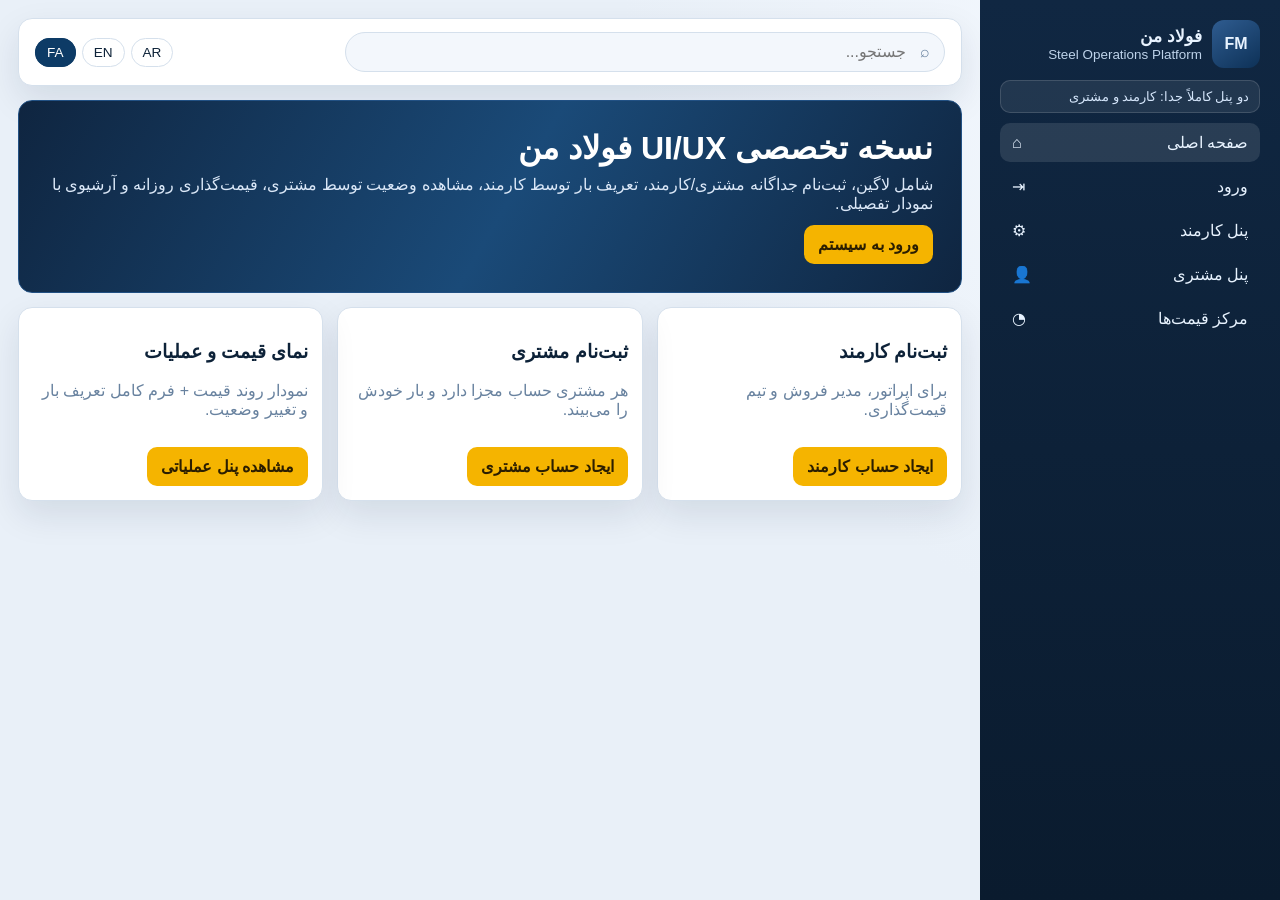
<file: index.html>
<!doctype html>
<html lang="fa" dir="rtl">
<head><meta charset="UTF-8"><meta name="viewport" content="width=device-width,initial-scale=1"><title>فولاد من | پلتفرم B2B فولاد</title><link rel="stylesheet" href="assets/styles.css"></head>
<body>
<div class="layout">
  <aside class="sidebar">
    <div class="brand"><div class="brand-logo">FM</div><div><h1>فولاد من</h1><p>Steel Operations Platform</p></div></div>
    <div class="user-badge">دو پنل کاملاً جدا: کارمند و مشتری</div>
    <a class="nav-link active" href="index.html">صفحه اصلی <span>⌂</span></a>
    <a class="nav-link" href="login.html">ورود <span>⇥</span></a>
    <a class="nav-link" href="pages/admin.html">پنل کارمند <span>⚙</span></a>
    <a class="nav-link" href="pages/customer.html">پنل مشتری <span>👤</span></a>
    <a class="nav-link" href="pages/pricing.html">مرکز قیمت‌ها <span>◔</span></a>
  </aside>
  <main class="main">
    <div class="topbar"><div class="search"><button>⌕</button><input placeholder="جستجو..."></div><div class="langs"><span class="active">FA</span><span>EN</span><span>AR</span></div></div>
    <section class="hero"><h2>نسخه تخصصی UI/UX فولاد من</h2><p>شامل لاگین، ثبت‌نام جداگانه مشتری/کارمند، تعریف بار توسط کارمند، مشاهده وضعیت توسط مشتری، قیمت‌گذاری روزانه و آرشیوی با نمودار تفصیلی.</p><a class="btn" href="login.html">ورود به سیستم</a></section>
    <div class="grid cols-3" style="margin-top:14px;">
      <div class="card"><h3>ثبت‌نام کارمند</h3><p class="muted">برای اپراتور، مدیر فروش و تیم قیمت‌گذاری.</p><a class="btn" href="register-employee.html">ایجاد حساب کارمند</a></div>
      <div class="card"><h3>ثبت‌نام مشتری</h3><p class="muted">هر مشتری حساب مجزا دارد و بار خودش را می‌بیند.</p><a class="btn" href="register-customer.html">ایجاد حساب مشتری</a></div>
      <div class="card"><h3>نمای قیمت و عملیات</h3><p class="muted">نمودار روند قیمت + فرم کامل تعریف بار و تغییر وضعیت.</p><a class="btn" href="pages/admin.html">مشاهده پنل عملیاتی</a></div>
    </div>
  </main>
</div>
</body>
</html>
</file>
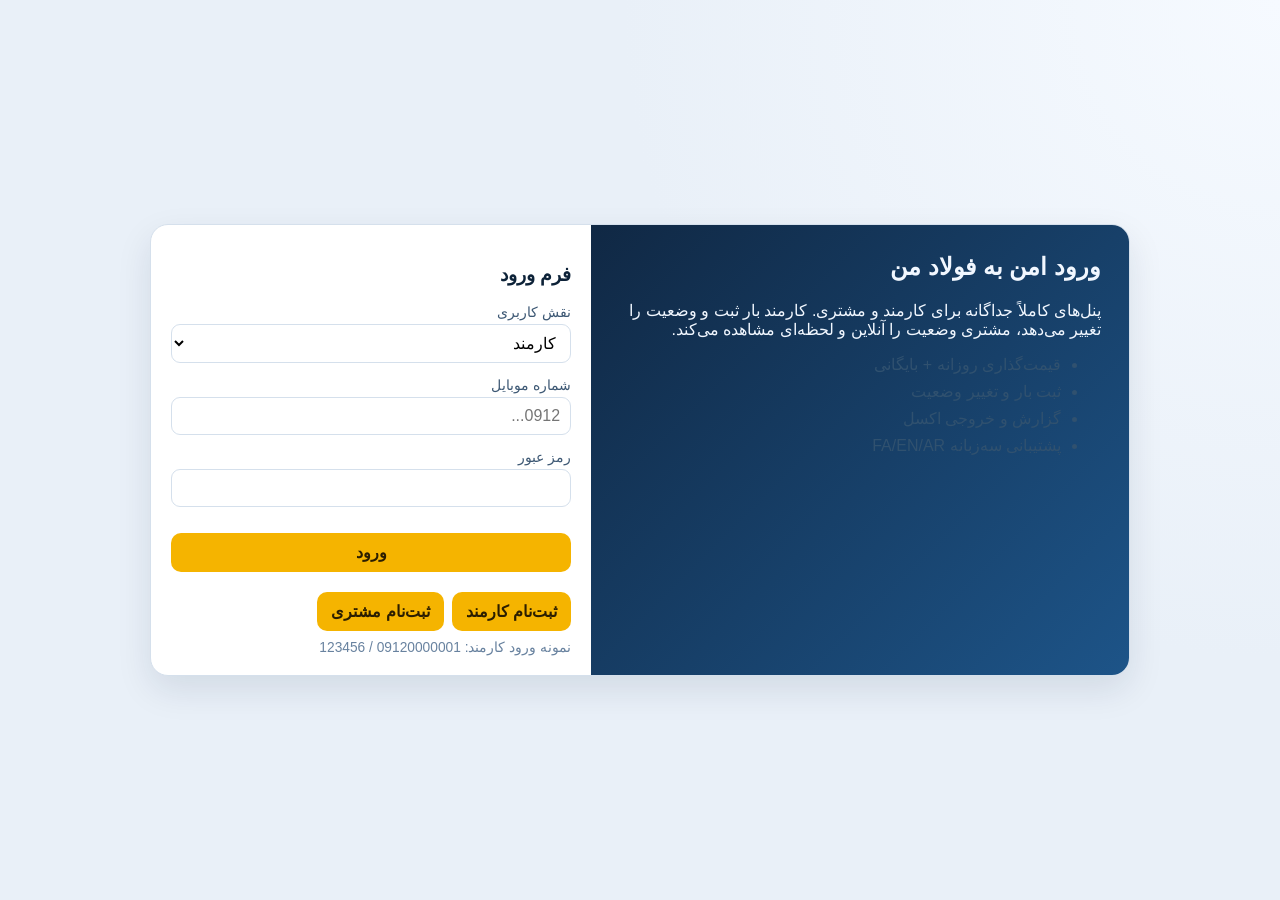
<file: login.html>
<!doctype html>
<html lang="fa" dir="rtl">
<head>
  <meta charset="UTF-8"><meta name="viewport" content="width=device-width,initial-scale=1">
  <title>ورود | فولاد من</title>
  <link rel="stylesheet" href="assets/styles.css">
</head>
<body data-page="login">
  <div class="auth-wrap">
    <div class="auth-card">
      <div class="auth-visual">
        <h2>ورود امن به فولاد من</h2>
        <p>پنل‌های کاملاً جداگانه برای کارمند و مشتری. کارمند بار ثبت و وضعیت را تغییر می‌دهد، مشتری وضعیت را آنلاین و لحظه‌ای مشاهده می‌کند.</p>
        <ul class="timeline"><li>قیمت‌گذاری روزانه + بایگانی</li><li>ثبت بار و تغییر وضعیت</li><li>گزارش و خروجی اکسل</li><li>پشتیبانی سه‌زبانه FA/EN/AR</li></ul>
      </div>
      <div class="auth-form">
        <h3>فرم ورود</h3>
        <form id="loginForm" class="grid">
          <div class="field"><label>نقش کاربری</label><select name="role"><option value="employee">کارمند</option><option value="customer">مشتری</option></select></div>
          <div class="field"><label>شماره موبایل</label><input name="phone" placeholder="0912..." required></div>
          <div class="field"><label>رمز عبور</label><input name="password" type="password" required></div>
          <button class="btn" type="submit">ورود</button>
        </form>
        <div class="actions" style="margin-top:8px;">
          <a class="btn" href="register-employee.html">ثبت‌نام کارمند</a>
          <a class="btn" href="register-customer.html">ثبت‌نام مشتری</a>
        </div>
        <div id="toast" class="note">نمونه ورود کارمند: 09120000001 / 123456</div>
      </div>
    </div>
  </div>
<script src="assets/app.js"></script>
</body>
</html>
</file>
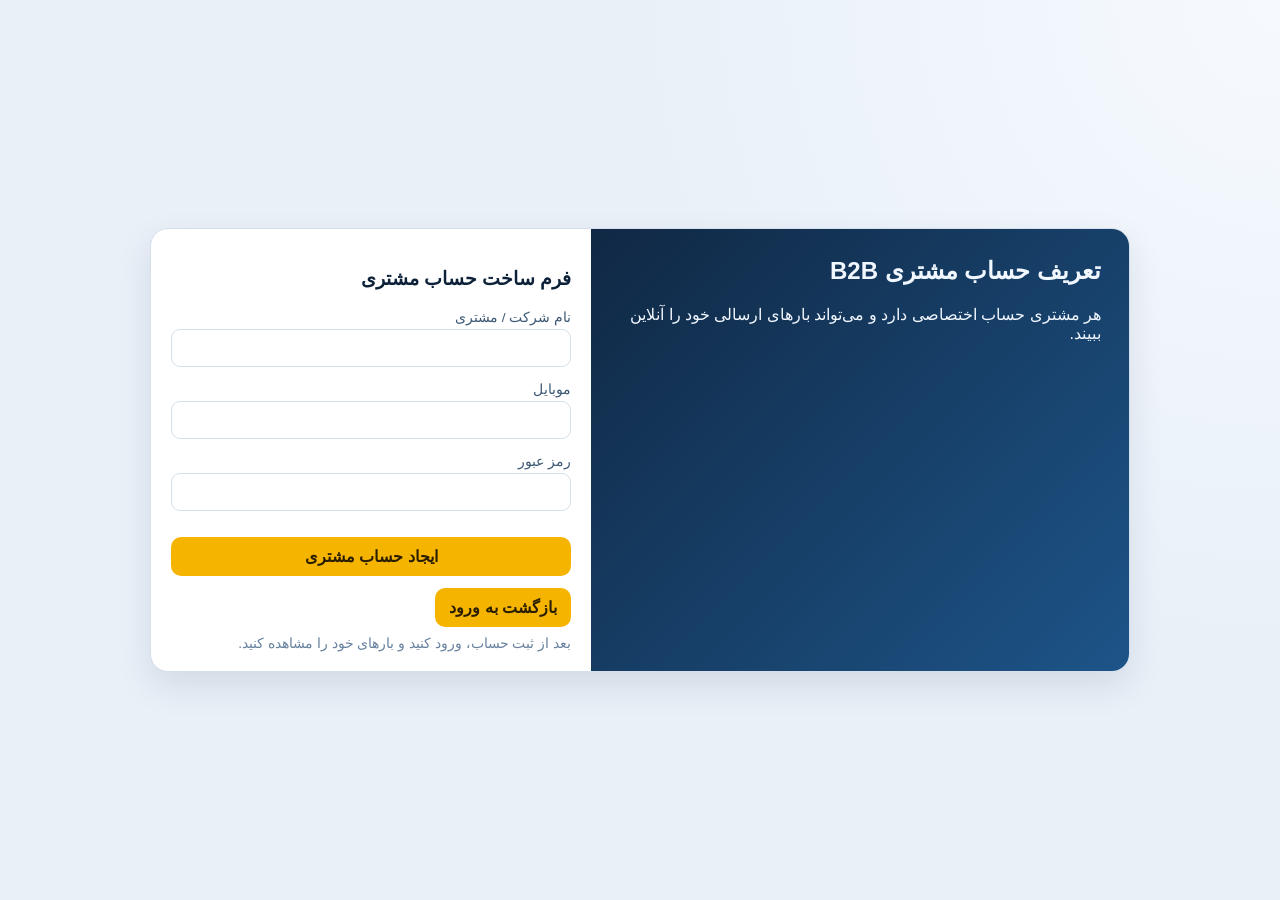
<file: register-customer.html>
<!doctype html>
<html lang="fa" dir="rtl">
<head><meta charset="UTF-8"><meta name="viewport" content="width=device-width,initial-scale=1"><title>ثبت حساب مشتری | فولاد من</title><link rel="stylesheet" href="assets/styles.css"></head>
<body data-page="register">
  <div class="auth-wrap">
    <div class="auth-card">
      <div class="auth-visual">
        <h2>تعریف حساب مشتری B2B</h2>
        <p>هر مشتری حساب اختصاصی دارد و می‌تواند بارهای ارسالی خود را آنلاین ببیند.</p>
      </div>
      <div class="auth-form">
        <h3>فرم ساخت حساب مشتری</h3>
        <form id="registerForm" class="grid">
          <input type="hidden" name="role" value="customer">
          <div class="field"><label>نام شرکت / مشتری</label><input name="name" required></div>
          <div class="field"><label>موبایل</label><input name="phone" required></div>
          <div class="field"><label>رمز عبور</label><input name="password" type="password" required></div>
          <button class="btn" type="submit">ایجاد حساب مشتری</button>
        </form>
        <a class="btn" href="login.html">بازگشت به ورود</a>
        <div id="toast" class="note">بعد از ثبت حساب، ورود کنید و بارهای خود را مشاهده کنید.</div>
      </div>
    </div>
  </div>
<script src="assets/app.js"></script>
</body>
</html>
</file>
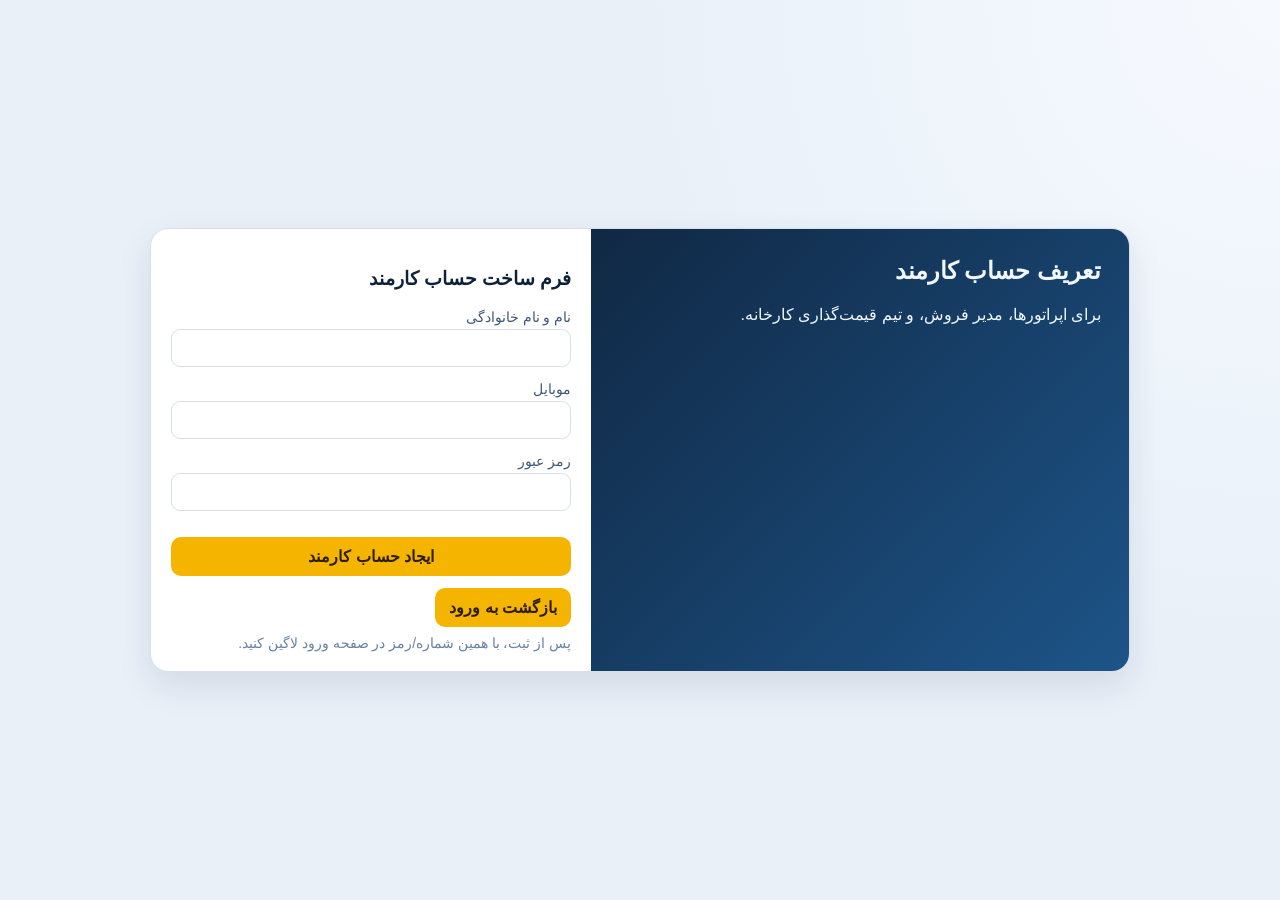
<file: register-employee.html>
<!doctype html>
<html lang="fa" dir="rtl">
<head><meta charset="UTF-8"><meta name="viewport" content="width=device-width,initial-scale=1"><title>ثبت حساب کارمند | فولاد من</title><link rel="stylesheet" href="assets/styles.css"></head>
<body data-page="register">
  <div class="auth-wrap">
    <div class="auth-card">
      <div class="auth-visual">
        <h2>تعریف حساب کارمند</h2>
        <p>برای اپراتورها، مدیر فروش، و تیم قیمت‌گذاری کارخانه.</p>
      </div>
      <div class="auth-form">
        <h3>فرم ساخت حساب کارمند</h3>
        <form id="registerForm" class="grid">
          <input type="hidden" name="role" value="employee">
          <div class="field"><label>نام و نام خانوادگی</label><input name="name" required></div>
          <div class="field"><label>موبایل</label><input name="phone" required></div>
          <div class="field"><label>رمز عبور</label><input name="password" type="password" required></div>
          <button class="btn" type="submit">ایجاد حساب کارمند</button>
        </form>
        <a class="btn" href="login.html">بازگشت به ورود</a>
        <div id="toast" class="note">پس از ثبت، با همین شماره/رمز در صفحه ورود لاگین کنید.</div>
      </div>
    </div>
  </div>
<script src="assets/app.js"></script>
</body>
</html>
</file>
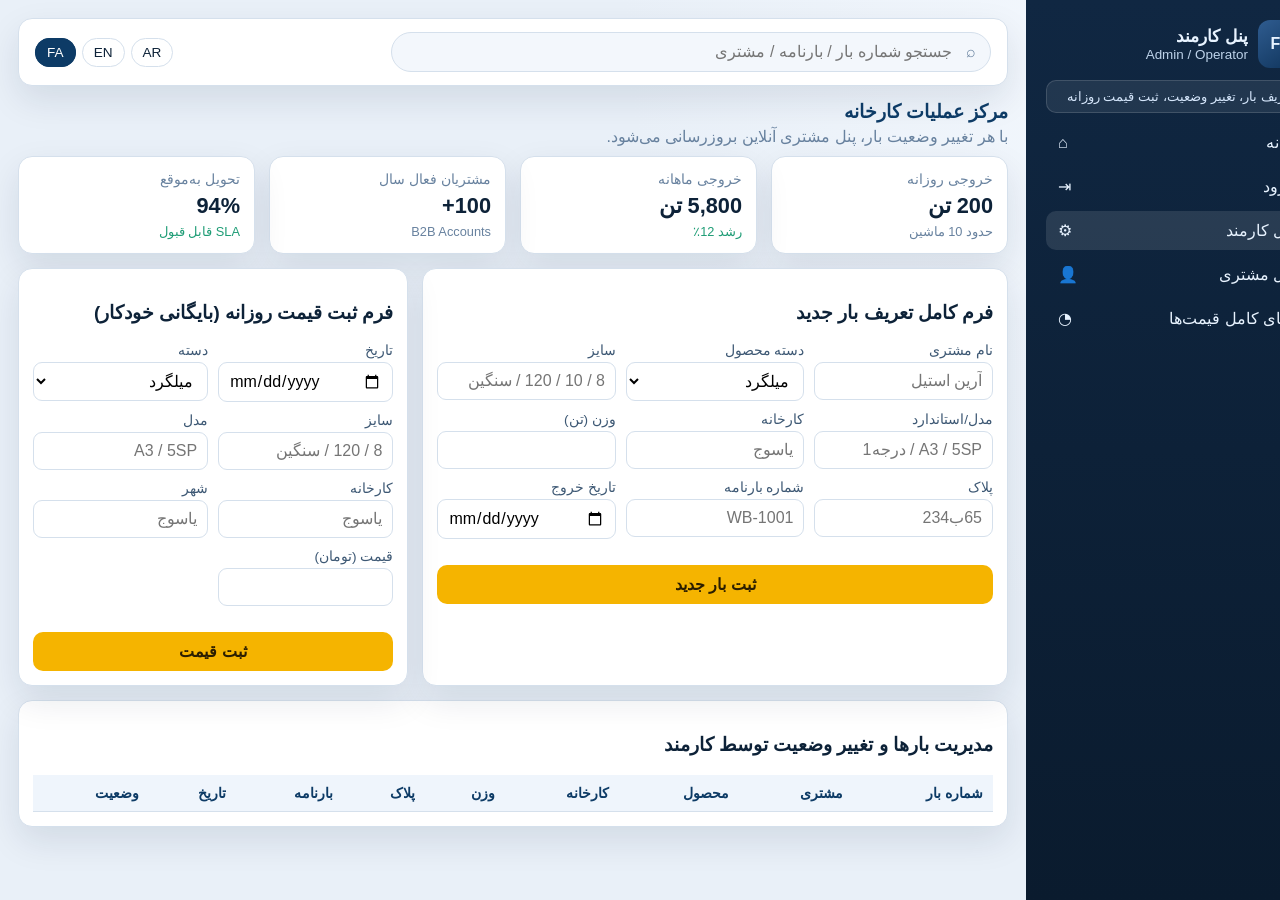
<file: pages/admin.html>
<!doctype html>
<html lang="fa" dir="rtl">
<head><meta charset="UTF-8"><meta name="viewport" content="width=device-width,initial-scale=1"><title>پنل کارمند | فولاد من</title><link rel="stylesheet" href="../assets/styles.css"></head>
<body data-page="admin">
<div class="layout">
  <aside class="sidebar">
    <div class="brand"><div class="brand-logo">FM</div><div><h1>پنل کارمند</h1><p>Admin / Operator</p></div></div>
    <div class="user-badge">تعریف بار، تغییر وضعیت، ثبت قیمت روزانه</div>
    <a class="nav-link" href="../index.html">خانه <span>⌂</span></a>
    <a class="nav-link" href="../login.html">ورود <span>⇥</span></a>
    <a class="nav-link active" href="admin.html">پنل کارمند <span>⚙</span></a>
    <a class="nav-link" href="customer.html">پنل مشتری <span>👤</span></a>
    <a class="nav-link" href="pricing.html">نمای کامل قیمت‌ها <span>◔</span></a>
  </aside>
  <main class="main">
    <div class="topbar"><div class="search"><button>⌕</button><input placeholder="جستجو شماره بار / بارنامه / مشتری"></div><div class="langs"><span class="active">FA</span><span>EN</span><span>AR</span></div></div>
    <div class="section-head"><h3>مرکز عملیات کارخانه</h3><p id="toast">با هر تغییر وضعیت بار، پنل مشتری آنلاین بروزرسانی می‌شود.</p></div>

    <div class="grid kpis">
      <div class="card kpi"><div class="label">خروجی روزانه</div><div class="value">200 تن</div><div class="hint muted">حدود 10 ماشین</div></div>
      <div class="card kpi"><div class="label">خروجی ماهانه</div><div class="value">5,800 تن</div><div class="hint pos">رشد 12٪</div></div>
      <div class="card kpi"><div class="label">مشتریان فعال سال</div><div class="value">100+</div><div class="hint muted">B2B Accounts</div></div>
      <div class="card kpi"><div class="label">تحویل به‌موقع</div><div class="value">94%</div><div class="hint pos">SLA قابل قبول</div></div>
    </div>

    <div class="grid cols-2" style="margin-top:14px;">
      <div class="card">
        <h3>فرم کامل تعریف بار جدید</h3>
        <form id="shipmentForm" class="grid">
          <div class="form-grid">
            <div class="field"><label>نام مشتری</label><input name="customer" placeholder="آرین استیل" required></div>
            <div class="field"><label>دسته محصول</label><select name="category"><option>میلگرد</option><option>شمش</option><option>ضایعات</option></select></div>
            <div class="field"><label>سایز</label><input name="size" placeholder="8 / 10 / 120 / سنگین" required></div>
            <div class="field"><label>مدل/استاندارد</label><input name="model" placeholder="A3 / 5SP / درجه1" required></div>
            <div class="field"><label>کارخانه</label><input name="factory" placeholder="یاسوج" required></div>
            <div class="field"><label>وزن (تن)</label><input name="weight" type="number" step="0.1" required></div>
            <div class="field"><label>پلاک</label><input name="plate" placeholder="65ب234" required></div>
            <div class="field"><label>شماره بارنامه</label><input name="waybill" placeholder="WB-1001" required></div>
            <div class="field"><label>تاریخ خروج</label><input name="date" type="date" required></div>
          </div>
          <button class="btn" type="submit">ثبت بار جدید</button>
        </form>
      </div>
      <div class="card">
        <h3>فرم ثبت قیمت روزانه (بایگانی خودکار)</h3>
        <form id="priceForm" class="grid">
          <div class="form-grid-2">
            <div class="field"><label>تاریخ</label><input name="date" type="date" required></div>
            <div class="field"><label>دسته</label><select name="category"><option>میلگرد</option><option>شمش</option><option>ضایعات</option></select></div>
            <div class="field"><label>سایز</label><input name="size" placeholder="8 / 120 / سنگین" required></div>
            <div class="field"><label>مدل</label><input name="model" placeholder="A3 / 5SP" required></div>
            <div class="field"><label>کارخانه</label><input name="factory" placeholder="یاسوج" required></div>
            <div class="field"><label>شهر</label><input name="city" placeholder="یاسوج" required></div>
            <div class="field"><label>قیمت (تومان)</label><input name="price" type="number" required></div>
          </div>
          <button class="btn" type="submit">ثبت قیمت</button>
        </form>
      </div>
    </div>

    <div class="card" style="margin-top:14px;">
      <h3>مدیریت بارها و تغییر وضعیت توسط کارمند</h3>
      <div class="table-wrap"><table><thead><tr><th>شماره بار</th><th>مشتری</th><th>محصول</th><th>کارخانه</th><th>وزن</th><th>پلاک</th><th>بارنامه</th><th>تاریخ</th><th>وضعیت</th></tr></thead><tbody id="adminShipments"></tbody></table></div>
    </div>
  </main>
</div>
<script src="../assets/app.js"></script>
</body>
</html>
</file>
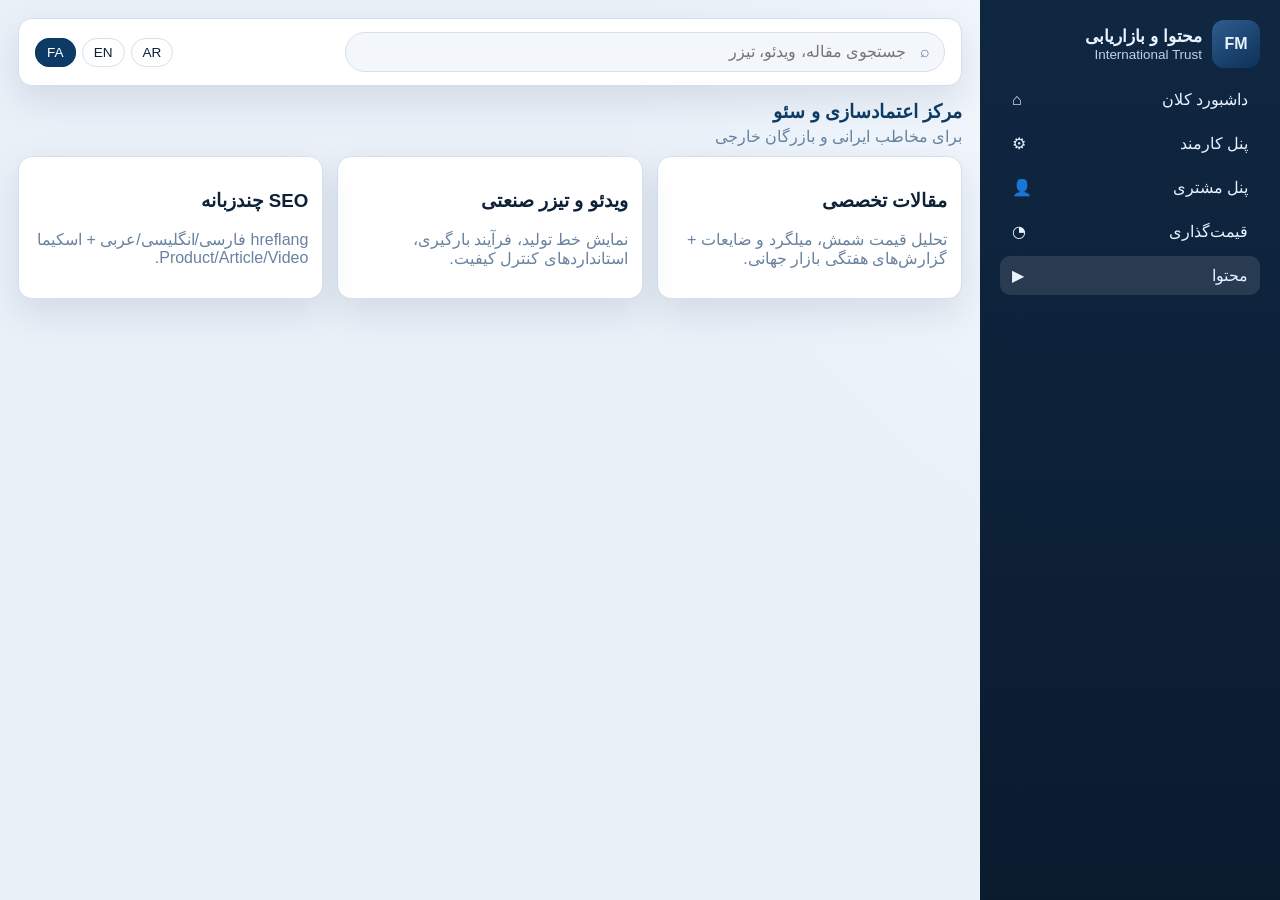
<file: pages/content.html>
<!doctype html>
<html lang="fa" dir="rtl">
<head><meta charset="UTF-8"><meta name="viewport" content="width=device-width,initial-scale=1"><title>محتوا | فولاد من</title><link rel="stylesheet" href="../assets/styles.css"></head>
<body data-page="content">
<div class="layout">
  <aside class="sidebar">
    <div class="brand"><div class="brand-logo">FM</div><div><h1>محتوا و بازاریابی</h1><p>International Trust</p></div></div>
    <a class="nav-link" href="../index.html">داشبورد کلان <span>⌂</span></a>
    <a class="nav-link" href="admin.html">پنل کارمند <span>⚙</span></a>
    <a class="nav-link" href="customer.html">پنل مشتری <span>👤</span></a>
    <a class="nav-link" href="pricing.html">قیمت‌گذاری <span>◔</span></a>
    <a class="nav-link active" href="content.html">محتوا <span>▶</span></a>
  </aside>
  <main class="main">
    <div class="topbar"><div class="search"><button>⌕</button><input placeholder="جستجوی مقاله، ویدئو، تیزر"></div><div class="langs"><span class="active">FA</span><span>EN</span><span>AR</span></div></div>
    <div class="section-head"><h3>مرکز اعتمادسازی و سئو</h3><p>برای مخاطب ایرانی و بازرگان خارجی</p></div>
    <div class="grid cols-3">
      <div class="card"><h3>مقالات تخصصی</h3><p class="muted">تحلیل قیمت شمش، میلگرد و ضایعات + گزارش‌های هفتگی بازار جهانی.</p></div>
      <div class="card"><h3>ویدئو و تیزر صنعتی</h3><p class="muted">نمایش خط تولید، فرآیند بارگیری، استانداردهای کنترل کیفیت.</p></div>
      <div class="card"><h3>SEO چندزبانه</h3><p class="muted">hreflang فارسی/انگلیسی/عربی + اسکیما Product/Article/Video.</p></div>
    </div>
  </main>
</div>
</body>
</html>
</file>
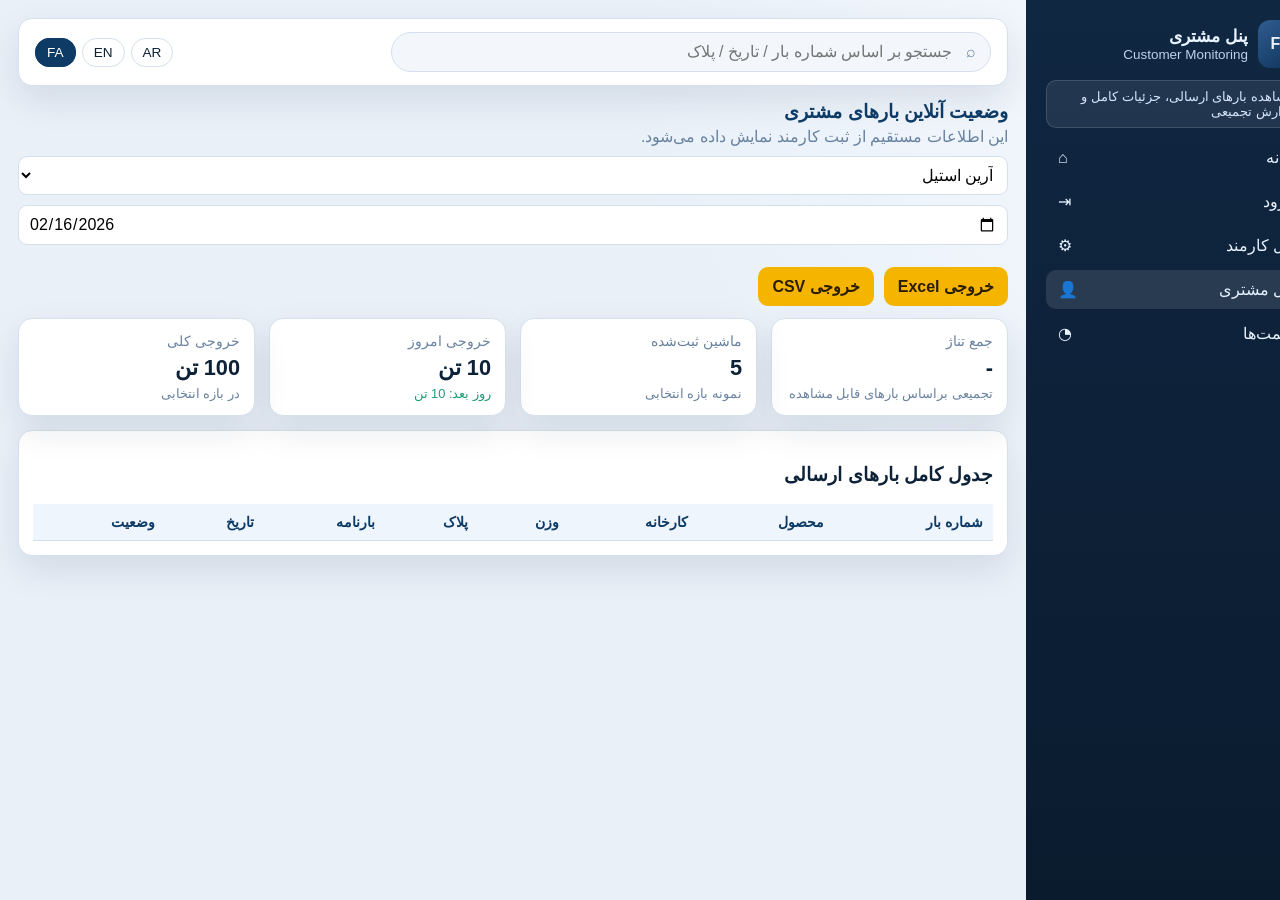
<file: pages/customer.html>
<!doctype html>
<html lang="fa" dir="rtl">
<head><meta charset="UTF-8"><meta name="viewport" content="width=device-width,initial-scale=1"><title>پنل مشتری | فولاد من</title><link rel="stylesheet" href="../assets/styles.css"></head>
<body data-page="customer">
<div class="layout">
  <aside class="sidebar">
    <div class="brand"><div class="brand-logo">FM</div><div><h1>پنل مشتری</h1><p>Customer Monitoring</p></div></div>
    <div class="user-badge">مشاهده بارهای ارسالی، جزئیات کامل و گزارش تجمیعی</div>
    <a class="nav-link" href="../index.html">خانه <span>⌂</span></a>
    <a class="nav-link" href="../login.html">ورود <span>⇥</span></a>
    <a class="nav-link" href="admin.html">پنل کارمند <span>⚙</span></a>
    <a class="nav-link active" href="customer.html">پنل مشتری <span>👤</span></a>
    <a class="nav-link" href="pricing.html">قیمت‌ها <span>◔</span></a>
  </aside>
  <main class="main">
    <div class="topbar"><div class="search"><button>⌕</button><input placeholder="جستجو بر اساس شماره بار / تاریخ / پلاک"></div><div class="langs"><span class="active">FA</span><span>EN</span><span>AR</span></div></div>
    <div class="section-head"><h3>وضعیت آنلاین بارهای مشتری</h3><p>این اطلاعات مستقیم از ثبت کارمند نمایش داده می‌شود.</p></div>
    <div class="toolbar">
      <select id="customerName"><option>آرین استیل</option><option>پارس متال</option><option>تجارت شرق</option></select>
      <input type="date" value="2026-02-16">
      <button class="btn" type="button">خروجی Excel</button>
      <button class="btn" type="button">خروجی CSV</button>
    </div>
    <div class="grid kpis" style="margin-top:12px;">
      <div class="card kpi"><div class="label">جمع تناژ</div><div id="totalWeight" class="value">-</div><div class="hint muted">تجمیعی براساس بارهای قابل مشاهده</div></div>
      <div class="card kpi"><div class="label">ماشین ثبت‌شده</div><div class="value">5</div><div class="hint muted">نمونه بازه انتخابی</div></div>
      <div class="card kpi"><div class="label">خروجی امروز</div><div class="value">10 تن</div><div class="hint pos">روز بعد: 10 تن</div></div>
      <div class="card kpi"><div class="label">خروجی کلی</div><div class="value">100 تن</div><div class="hint muted">در بازه انتخابی</div></div>
    </div>

    <div class="card" style="margin-top:14px;">
      <h3>جدول کامل بارهای ارسالی</h3>
      <div class="table-wrap"><table><thead><tr><th>شماره بار</th><th>محصول</th><th>کارخانه</th><th>وزن</th><th>پلاک</th><th>بارنامه</th><th>تاریخ</th><th>وضعیت</th></tr></thead><tbody id="customerShipments"></tbody></table></div>
    </div>
  </main>
</div>
<script src="../assets/app.js"></script>
</body>
</html>
</file>
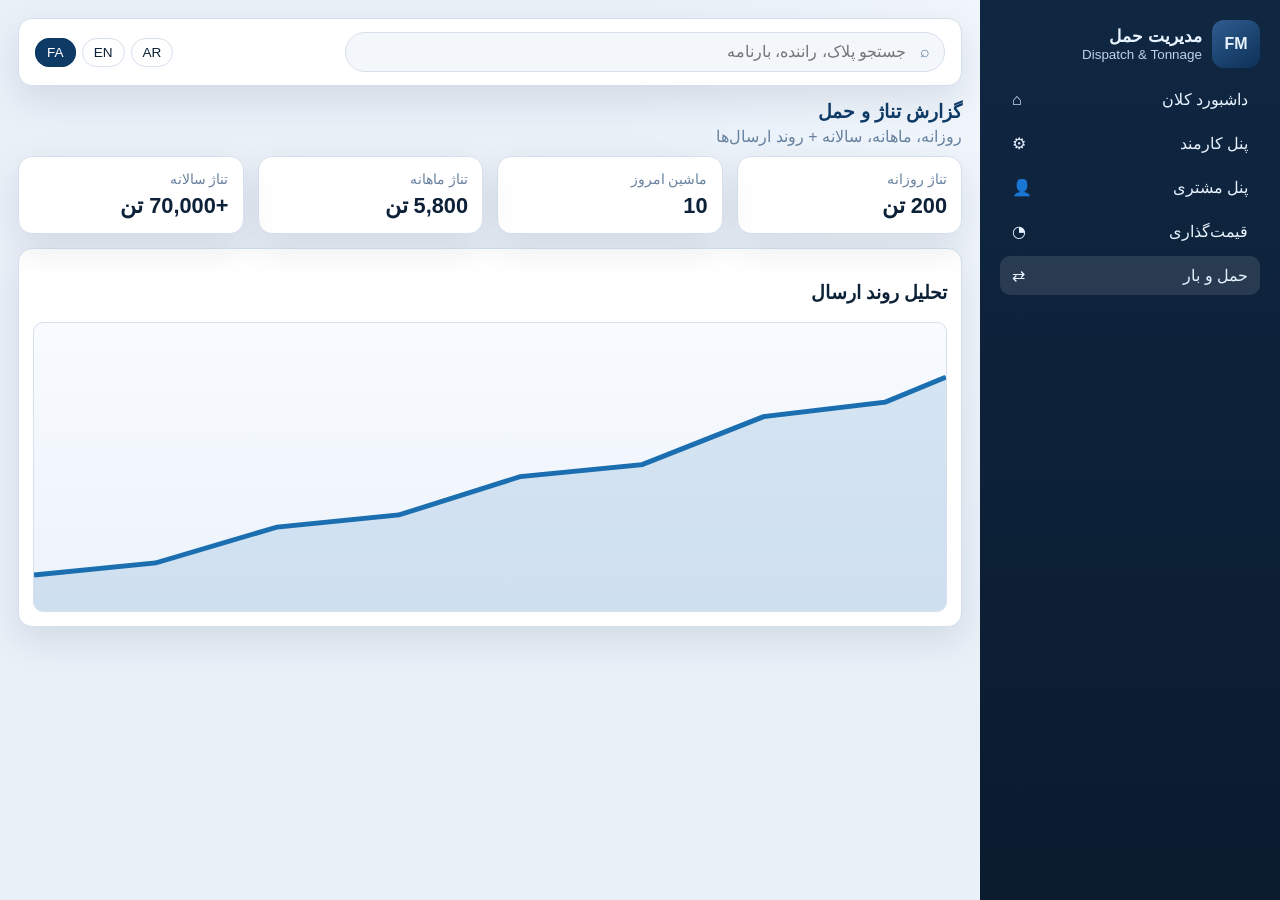
<file: pages/logistics.html>
<!doctype html>
<html lang="fa" dir="rtl">
<head><meta charset="UTF-8"><meta name="viewport" content="width=device-width,initial-scale=1"><title>حمل و بار | فولاد من</title><link rel="stylesheet" href="../assets/styles.css"></head>
<body data-page="logistics">
<div class="layout">
  <aside class="sidebar">
    <div class="brand"><div class="brand-logo">FM</div><div><h1>مدیریت حمل</h1><p>Dispatch & Tonnage</p></div></div>
    <a class="nav-link" href="../index.html">داشبورد کلان <span>⌂</span></a>
    <a class="nav-link" href="admin.html">پنل کارمند <span>⚙</span></a>
    <a class="nav-link" href="customer.html">پنل مشتری <span>👤</span></a>
    <a class="nav-link" href="pricing.html">قیمت‌گذاری <span>◔</span></a>
    <a class="nav-link active" href="logistics.html">حمل و بار <span>⇄</span></a>
  </aside>
  <main class="main">
    <div class="topbar"><div class="search"><button>⌕</button><input placeholder="جستجو پلاک، راننده، بارنامه"></div><div class="langs"><span class="active">FA</span><span>EN</span><span>AR</span></div></div>
    <div class="section-head"><h3>گزارش تناژ و حمل</h3><p>روزانه، ماهانه، سالانه + روند ارسال‌ها</p></div>
    <div class="grid kpis">
      <div class="card kpi"><div class="label">تناژ روزانه</div><div class="value">200 تن</div></div>
      <div class="card kpi"><div class="label">ماشین امروز</div><div class="value">10</div></div>
      <div class="card kpi"><div class="label">تناژ ماهانه</div><div class="value">5,800 تن</div></div>
      <div class="card kpi"><div class="label">تناژ سالانه</div><div class="value">+70,000 تن</div></div>
    </div>
    <div class="card" style="margin-top:14px;"><h3>تحلیل روند ارسال</h3><div class="chart"><svg viewBox="0 0 600 240" preserveAspectRatio="none"><polyline fill="rgba(27,111,176,.15)" points="0,210 80,200 160,170 240,160 320,128 400,118 480,78 560,66 600,45 600,240 0,240"/><polyline fill="none" stroke="#1b6fb0" stroke-width="4" points="0,210 80,200 160,170 240,160 320,128 400,118 480,78 560,66 600,45"/></svg></div></div>
  </main>
</div>
</body>
</html>
</file>
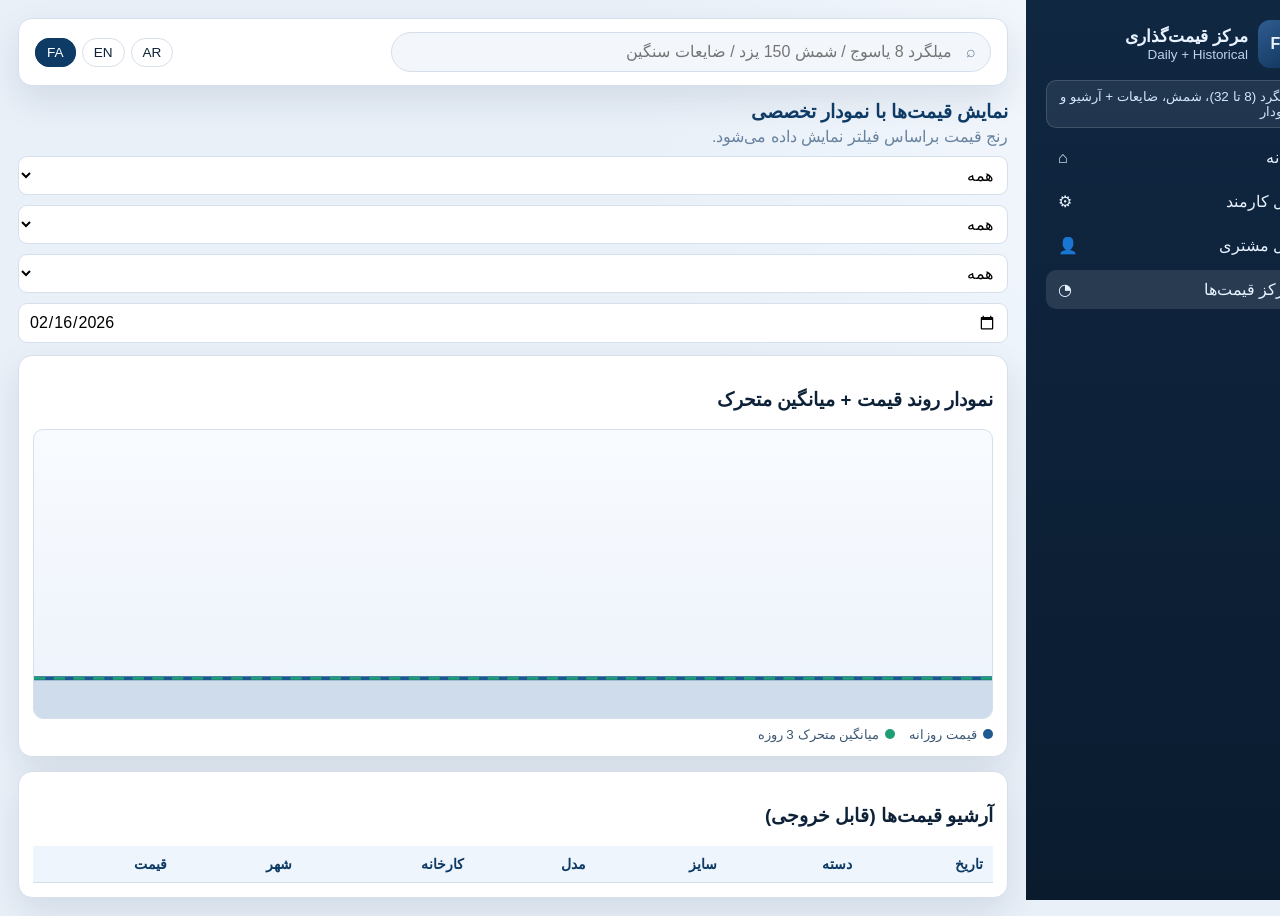
<file: pages/pricing.html>
<!doctype html>
<html lang="fa" dir="rtl">
<head><meta charset="UTF-8"><meta name="viewport" content="width=device-width,initial-scale=1"><title>مرکز قیمت‌ها | فولاد من</title><link rel="stylesheet" href="../assets/styles.css"></head>
<body data-page="pricing">
<div class="layout">
  <aside class="sidebar">
    <div class="brand"><div class="brand-logo">FM</div><div><h1>مرکز قیمت‌گذاری</h1><p>Daily + Historical</p></div></div>
    <div class="user-badge">میلگرد (8 تا 32)، شمش، ضایعات + آرشیو و نمودار</div>
    <a class="nav-link" href="../index.html">خانه <span>⌂</span></a>
    <a class="nav-link" href="admin.html">پنل کارمند <span>⚙</span></a>
    <a class="nav-link" href="customer.html">پنل مشتری <span>👤</span></a>
    <a class="nav-link active" href="pricing.html">مرکز قیمت‌ها <span>◔</span></a>
  </aside>
  <main class="main">
    <div class="topbar"><div class="search"><button>⌕</button><input placeholder="میلگرد 8 یاسوج / شمش 150 یزد / ضایعات سنگین"></div><div class="langs"><span class="active">FA</span><span>EN</span><span>AR</span></div></div>
    <div class="section-head"><h3>نمایش قیمت‌ها با نمودار تخصصی</h3><p id="priceRange">رنج قیمت براساس فیلتر نمایش داده می‌شود.</p></div>
    <div class="toolbar">
      <select id="filterCategory"><option>همه</option><option>میلگرد</option><option>شمش</option><option>ضایعات</option></select>
      <select id="filterSize"><option>همه</option><option>8</option><option>10</option><option>12</option><option>16</option><option>20</option><option>24</option><option>28</option><option>32</option><option>120</option><option>150</option><option>سنگین</option></select>
      <select id="filterFactory"><option>همه</option><option>یاسوج</option><option>سبزوار</option><option>پرمان</option><option>اهواز</option><option>یزد</option></select>
      <input type="date" value="2026-02-16">
    </div>

    <div class="card" style="margin-top:12px;">
      <h3>نمودار روند قیمت + میانگین متحرک</h3>
      <div class="chart">
        <svg viewBox="0 0 680 290" preserveAspectRatio="none">
          <polyline id="priceArea" fill="rgba(28,87,143,.15)" points="0,250 680,250 680,290 0,290"/>
          <polyline id="priceLine" fill="none" stroke="#1c578f" stroke-width="4" points="0,250 680,250"/>
          <polyline id="avgLine" fill="none" stroke="#1f9d76" stroke-width="3" stroke-dasharray="8 6" points="0,250 680,250"/>
        </svg>
      </div>
      <div class="legend"><span class="l1">قیمت روزانه</span><span class="l2">میانگین متحرک 3 روزه</span></div>
    </div>

    <div class="card" style="margin-top:14px;">
      <h3>آرشیو قیمت‌ها (قابل خروجی)</h3>
      <div class="table-wrap"><table><thead><tr><th>تاریخ</th><th>دسته</th><th>سایز</th><th>مدل</th><th>کارخانه</th><th>شهر</th><th>قیمت</th></tr></thead><tbody id="priceRows"></tbody></table></div>
    </div>
  </main>
</div>
<script src="../assets/app.js"></script>
</body>
</html>
</file>
<file: assets/styles.css>
:root {
  --bg: #e9f0f8;
  --surface: #ffffff;
  --surface-soft: #f3f7fc;
  --ink: #0d2238;
  --muted: #68829f;
  --primary: #0d3b66;
  --primary-2: #1c578f;
  --accent: #f5b400;
  --line: #d5e0ec;
  --success: #1f9d76;
  --danger: #d64550;
  --warning: #b27c00;
  --radius: 14px;
  --shadow: 0 14px 35px rgba(10, 34, 61, .1);
}
* { box-sizing: border-box; }
body {
  margin: 0;
  font-family: "Vazirmatn", "IRANSans", Tahoma, sans-serif;
  color: var(--ink);
  background: radial-gradient(circle at top right, #f6faff 0, var(--bg) 42%);
}
a { color: inherit; text-decoration: none; }
.layout { min-height: 100vh; display: grid; grid-template-columns: 300px 1fr; }
.sidebar {
  background: linear-gradient(180deg, #102742 0%, #0a1b2e 100%);
  color: #e8f3ff;
  padding: 20px;
  position: sticky;
  top: 0;
  height: 100vh;
}
.brand { display: flex; gap: 10px; align-items: center; margin-bottom: 12px; }
.brand-logo { width: 48px; height: 48px; border-radius: 12px; display: grid; place-items: center; font-weight: 800; background: linear-gradient(145deg, #2f5c90, #0d3157); }
.brand h1 { margin: 0; font-size: 1.08rem; }
.brand p { margin: 0; color: #bed3ea; font-size: .84rem; }
.user-badge { background: rgba(255,255,255,.08); border: 1px solid rgba(255,255,255,.14); border-radius: 10px; padding: 8px 10px; font-size: .84rem; color: #d5e6fb; margin-bottom: 10px; }
.nav-link { display: flex; justify-content: space-between; align-items: center; padding: 10px 12px; border-radius: 10px; margin: 5px 0; }
.nav-link:hover, .nav-link.active { background: rgba(255,255,255,.11); }
.main { padding: 18px; }
.topbar { background: var(--surface); border: 1px solid var(--line); border-radius: var(--radius); padding: 13px 16px; display: flex; gap: 12px; align-items: center; justify-content: space-between; box-shadow: var(--shadow); }
.search { display: flex; align-items: center; background: var(--surface-soft); border: 1px solid var(--line); border-radius: 999px; overflow: hidden; max-width: 600px; flex: 1; }
.search button,.search input { border: 0; background: transparent; font: inherit; }
.search button { padding: 0 14px; color: var(--muted); }
.search input { width: 100%; padding: 10px 0; }
.langs span { border: 1px solid var(--line); border-radius: 999px; padding: 6px 11px; margin-inline-start: 6px; font-size: .85rem; }
.langs .active { background: var(--primary); border-color: var(--primary); color: #fff; }
.hero { margin-top: 14px; border-radius: var(--radius); border: 1px solid #225184; background: linear-gradient(120deg, #0f2540, #1a4a78 52%, #0f2540); color: #fff; padding: 28px; }
.hero h2 { margin: 0 0 8px; font-size: clamp(1.5rem, 2.5vw, 2.1rem); }
.hero p { margin: 0; color: #dbe8f8; max-width: 940px; }
.btn { display: inline-block; margin-top: 12px; background: var(--accent); color: #2b1e00; border: 0; border-radius: 10px; padding: 10px 14px; font: inherit; font-weight: 700; cursor: pointer; }
.section-head { margin: 15px 0 10px; }
.section-head h3 { margin: 0; color: var(--primary); }
.section-head p { margin: 4px 0 0; color: var(--muted); }
.grid { display: grid; gap: 14px; }
.kpis { grid-template-columns: repeat(auto-fit, minmax(190px, 1fr)); }
.cols-2 { grid-template-columns: 1.2fr .8fr; }
.cols-3 { grid-template-columns: repeat(3, 1fr); }
.card { background: var(--surface); border: 1px solid var(--line); border-radius: var(--radius); box-shadow: var(--shadow); padding: 14px; }
.kpi .label { color: var(--muted); font-size: .85rem; }
.kpi .value { font-size: 1.36rem; font-weight: 700; margin-top: 6px; }
.kpi .hint { margin-top: 5px; font-size: .8rem; }
.pos { color: var(--success); }
.neg { color: var(--danger); }
.timeline li { margin: 8px 0; color: #30516f; }
.toolbar { display: flex; gap: 10px; flex-wrap: wrap; }
input, select, textarea {
  border: 1px solid var(--line);
  border-radius: 9px;
  padding: 9px 10px;
  font: inherit;
  width: 100%;
  background: #fff;
}
textarea { min-height: 86px; resize: vertical; }
.form-grid { display: grid; gap: 10px; grid-template-columns: repeat(3, 1fr); }
.form-grid-2 { display: grid; gap: 10px; grid-template-columns: repeat(2, 1fr); }
.field label { display: block; margin-bottom: 4px; font-size: .85rem; color: #3d5874; }
.table-wrap { overflow: auto; }
table { width: 100%; border-collapse: collapse; min-width: 960px; }
th, td { border-bottom: 1px solid var(--line); padding: 10px; text-align: right; }
th { background: #eff5fc; color: var(--primary); font-size: .9rem; }
.badge { display: inline-block; border-radius: 999px; font-size: .78rem; padding: 4px 9px; border: 1px solid transparent; }
.success { color: #0d7054; background: #dcf4ec; border-color: #a8dfcd; }
.warning { color: #8a6100; background: #fff1cc; border-color: #f0d083; }
.danger { color: #9f1f2e; background: #ffe2e6; border-color: #f5b8c0; }
.muted { color: var(--muted); }
.chart {
  margin-top: 8px;
  border: 1px solid var(--line);
  border-radius: 10px;
  height: 290px;
  position: relative;
  overflow: hidden;
  background:
    linear-gradient(#f8fbff, #edf3fb),
    repeating-linear-gradient(to right, transparent 0, transparent 79px, rgba(32,74,113,.06) 80px),
    repeating-linear-gradient(to top, transparent 0, transparent 47px, rgba(32,74,113,.06) 48px);
}
.chart svg { position: absolute; inset: 0; width: 100%; height: 100%; }
.legend { display: flex; gap: 14px; margin-top: 8px; font-size: .84rem; color: #3b5772; }
.legend span::before { content: ''; display: inline-block; width: 10px; height: 10px; border-radius: 99px; margin-left: 6px; }
.legend .l1::before { background: #1f5a91; }
.legend .l2::before { background: #1f9d76; }
.auth-wrap { min-height: 100vh; display: grid; place-items: center; padding: 20px; }
.auth-card { width: min(980px, 100%); display: grid; grid-template-columns: 1.1fr .9fr; background: var(--surface); border: 1px solid var(--line); border-radius: 18px; overflow: hidden; box-shadow: var(--shadow); }
.auth-visual { background: linear-gradient(135deg, #102844, #1d5488); color: #f1f7ff; padding: 28px; }
.auth-visual h2 { margin-top: 0; }
.auth-form { padding: 20px; }
.actions { display: flex; gap: 8px; flex-wrap: wrap; }
.note { font-size: .86rem; color: var(--muted); margin-top: 8px; }
@media (max-width: 1150px) {
  .layout { grid-template-columns: 1fr; }
  .sidebar { height: auto; position: relative; }
  .cols-2,.cols-3,.form-grid,.form-grid-2,.auth-card { grid-template-columns: 1fr; }
}
</file>
